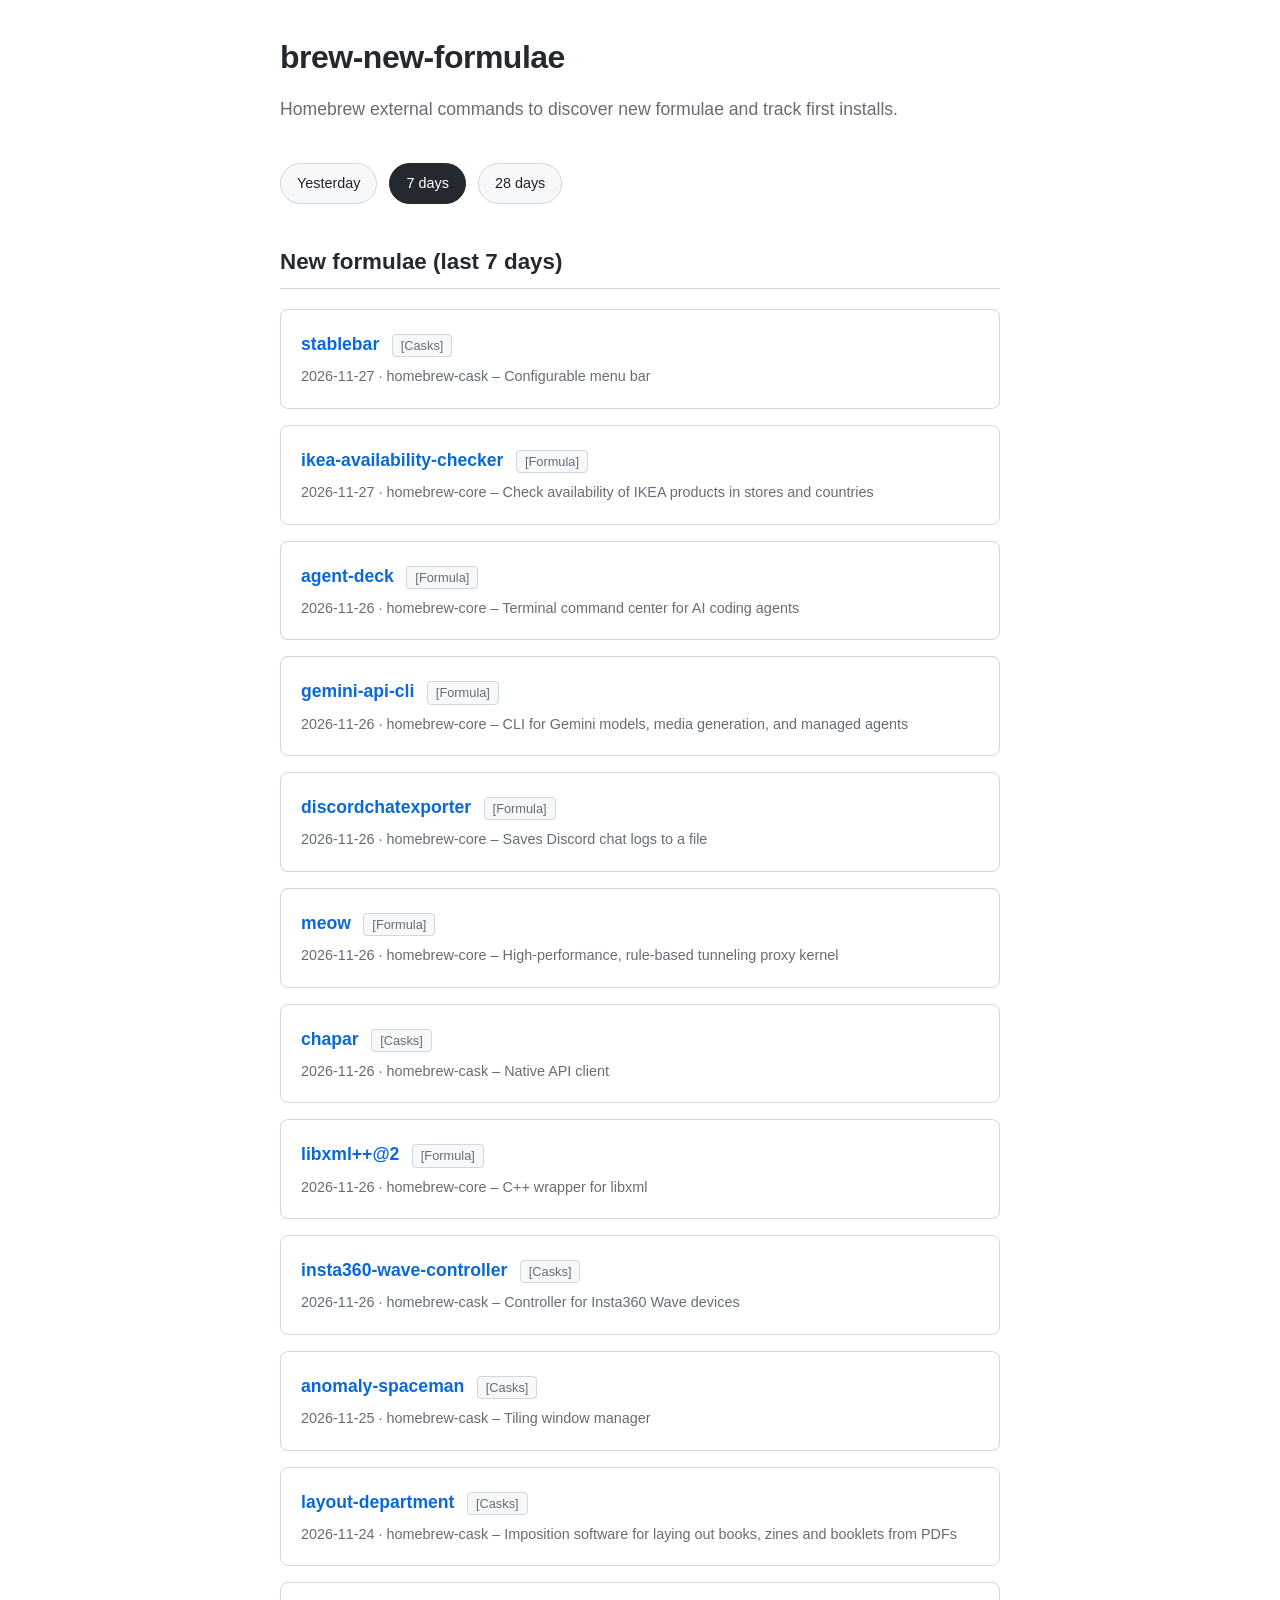
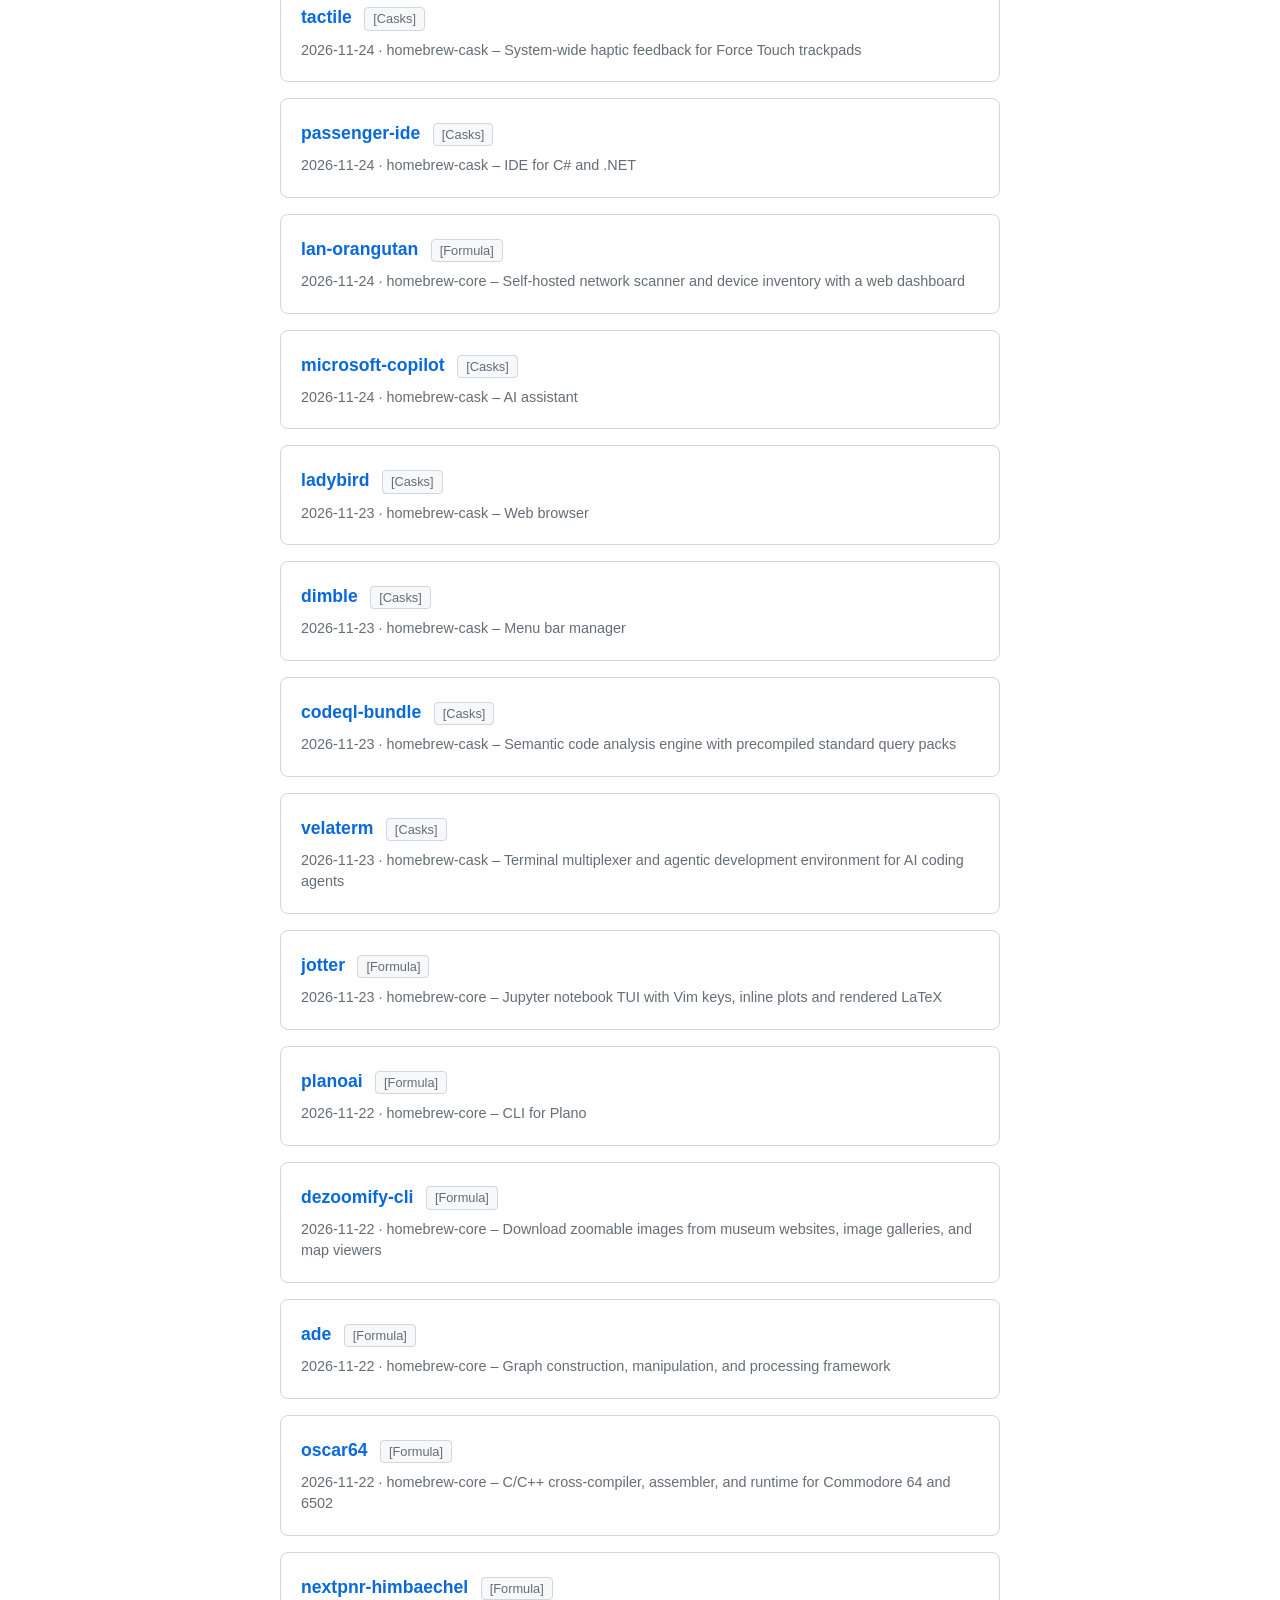
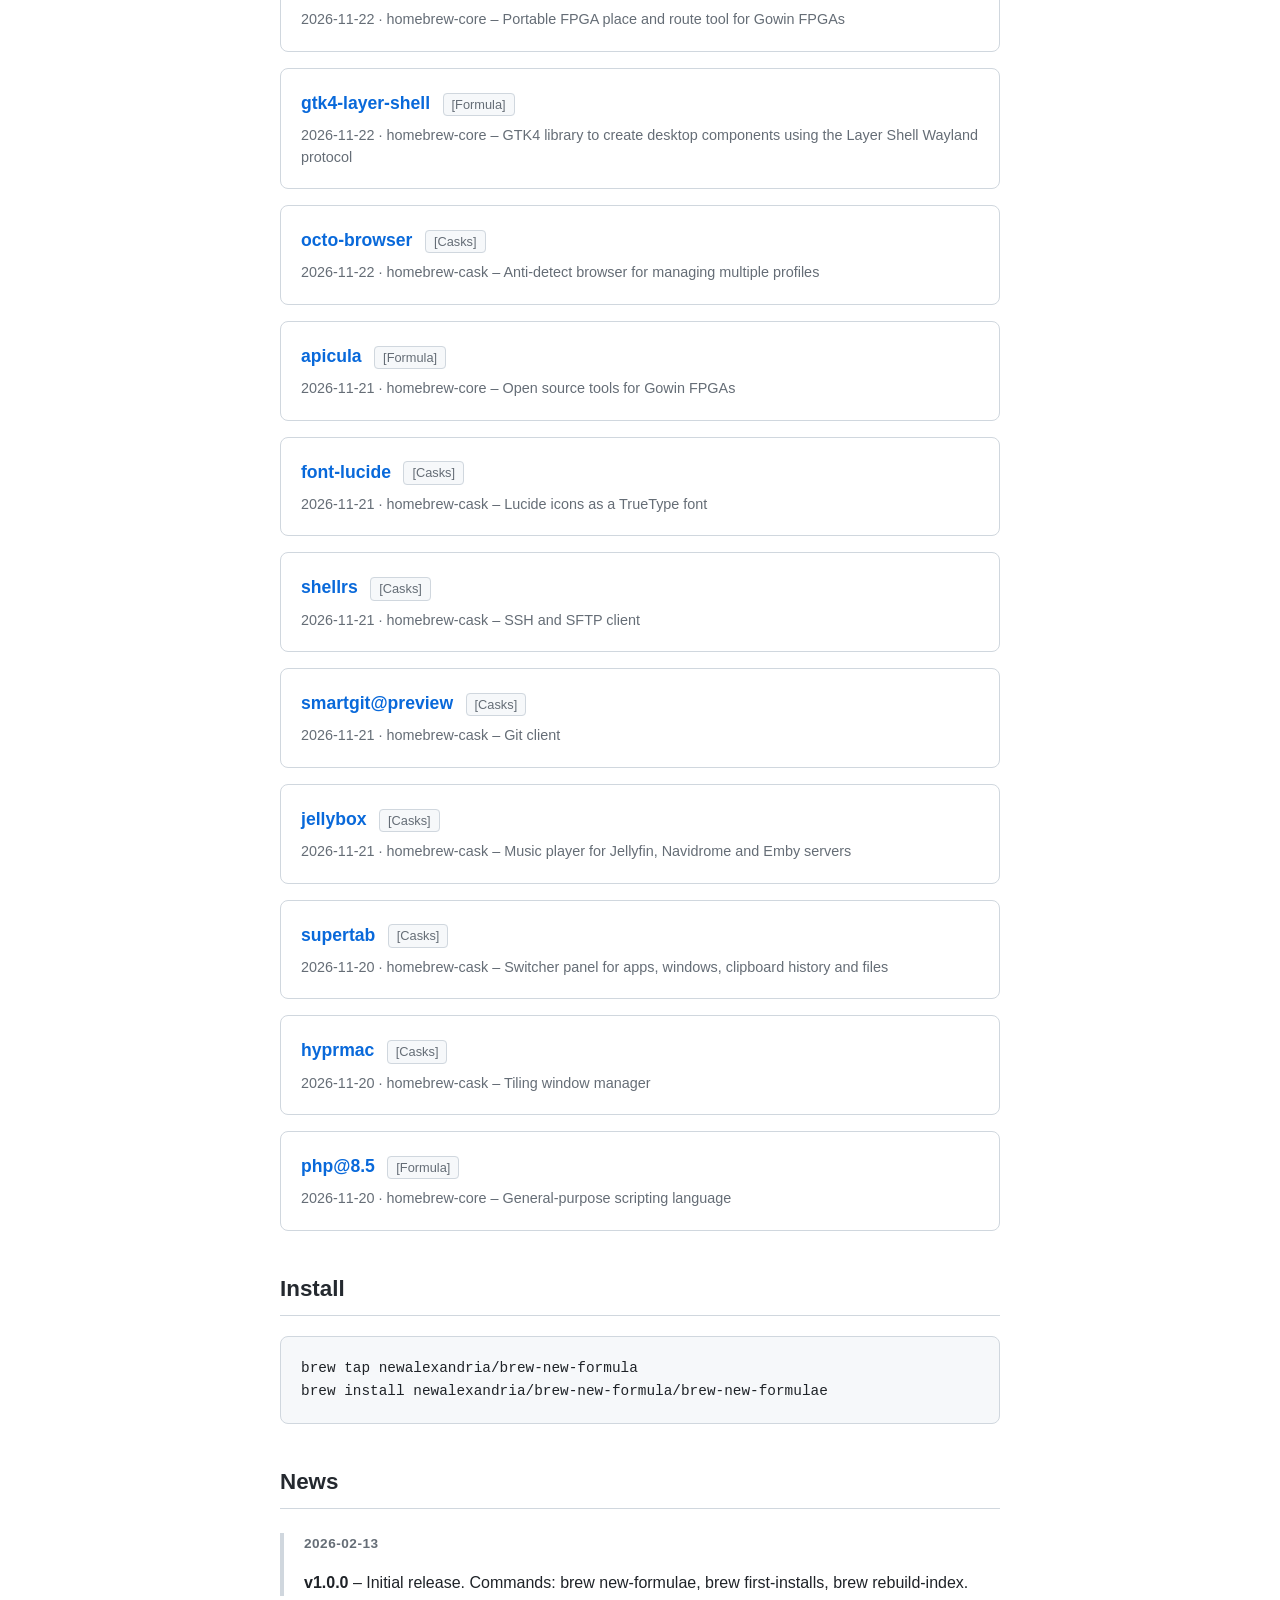
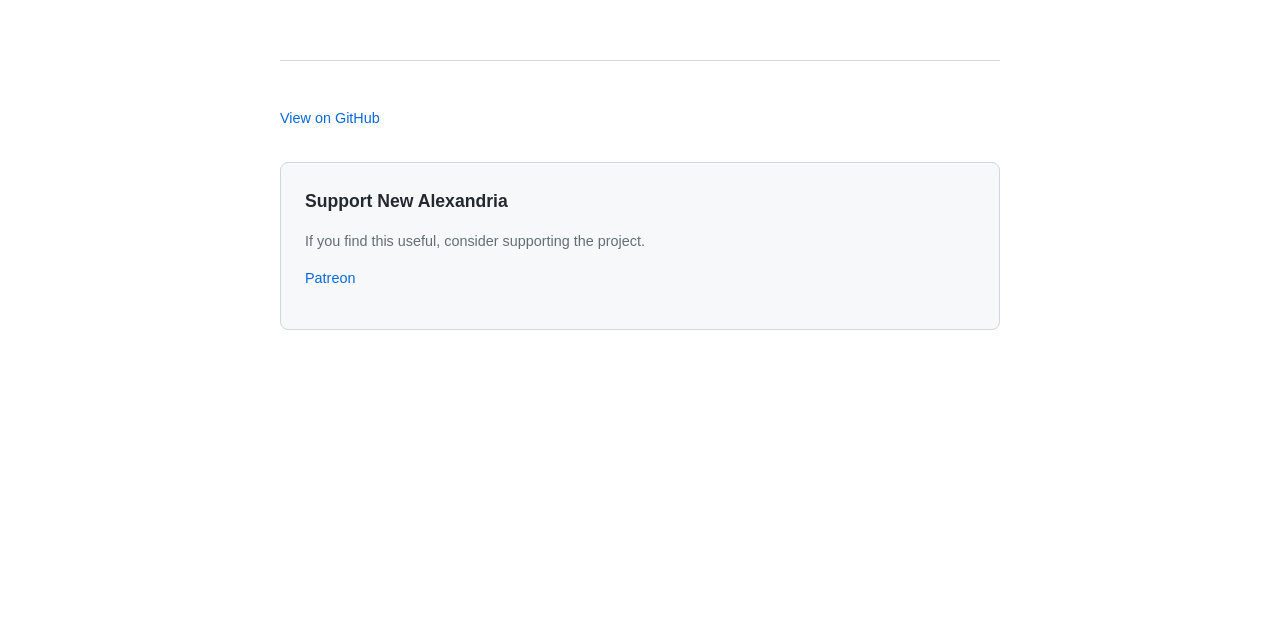
<file: docs/index.html>
<!DOCTYPE html>
<html lang="en">
<head>
  <meta charset="UTF-8">
  <meta name="viewport" content="width=device-width, initial-scale=1.0">
  <title>New formulae (last 7 days) – brew-new-formulae – New Alexandria</title>
  <link rel="alternate" type="application/rss+xml" title="brew-new-formulae News" href="feed.xml">
  <link rel="stylesheet" href="style.css">
</head>
<body>
  <div class="container">
    <header>
      <h1>brew-new-formulae</h1>
      <p class="subtitle">Homebrew external commands to discover new formulae and track first installs.</p>
    </header>

    <nav class="nav" aria-label="New formulae by period">
      <a href="yesterday.html">Yesterday</a>
      <a href="index.html" aria-current="page">7 days</a>
      <a href="28-days.html">28 days</a>
    </nav>

    <h2>New formulae (last 7 days)</h2>
    <div class="formula-list">
      <div class="formula-item"><a href="https://stablebar.app/" class="formula-name" rel="noopener noreferrer">stablebar</a> <a href="https://github.com/Homebrew/homebrew-cask" class="formula-tap" rel="noopener noreferrer">[Casks]</a><div class="formula-meta">2026-11-27 · homebrew-cask – Configurable menu bar</div></div>
<div class="formula-item"><a href="https://github.com/Ephigenia/ikea-availability-checker" class="formula-name" rel="noopener noreferrer">ikea-availability-checker</a> <a href="https://github.com/Homebrew/homebrew-core" class="formula-tap" rel="noopener noreferrer">[Formula]</a><div class="formula-meta">2026-11-27 · homebrew-core – Check availability of IKEA products in stores and countries</div></div>
<div class="formula-item"><a href="https://github.com/asheshgoplani/agent-deck" class="formula-name" rel="noopener noreferrer">agent-deck</a> <a href="https://github.com/Homebrew/homebrew-core" class="formula-tap" rel="noopener noreferrer">[Formula]</a><div class="formula-meta">2026-11-26 · homebrew-core – Terminal command center for AI coding agents</div></div>
<div class="formula-item"><a href="https://github.com/google-gemini/gemini-api-cli" class="formula-name" rel="noopener noreferrer">gemini-api-cli</a> <a href="https://github.com/Homebrew/homebrew-core" class="formula-tap" rel="noopener noreferrer">[Formula]</a><div class="formula-meta">2026-11-26 · homebrew-core – CLI for Gemini models, media generation, and managed agents</div></div>
<div class="formula-item"><a href="https://github.com/Tyrrrz/DiscordChatExporter" class="formula-name" rel="noopener noreferrer">discordchatexporter</a> <a href="https://github.com/Homebrew/homebrew-core" class="formula-tap" rel="noopener noreferrer">[Formula]</a><div class="formula-meta">2026-11-26 · homebrew-core – Saves Discord chat logs to a file</div></div>
<div class="formula-item"><a href="https://meow-rs.github.io/meow-rs/" class="formula-name" rel="noopener noreferrer">meow</a> <a href="https://github.com/Homebrew/homebrew-core" class="formula-tap" rel="noopener noreferrer">[Formula]</a><div class="formula-meta">2026-11-26 · homebrew-core – High-performance, rule-based tunneling proxy kernel</div></div>
<div class="formula-item"><a href="https://chapar.rest/" class="formula-name" rel="noopener noreferrer">chapar</a> <a href="https://github.com/Homebrew/homebrew-cask" class="formula-tap" rel="noopener noreferrer">[Casks]</a><div class="formula-meta">2026-11-26 · homebrew-cask – Native API client</div></div>
<div class="formula-item"><a href="https://libxmlplusplus.github.io/libxmlplusplus/" class="formula-name" rel="noopener noreferrer">libxml++@2</a> <a href="https://github.com/Homebrew/homebrew-core" class="formula-tap" rel="noopener noreferrer">[Formula]</a><div class="formula-meta">2026-11-26 · homebrew-core – C++ wrapper for libxml</div></div>
<div class="formula-item"><a href="https://www.insta360.com/download/insta360-wave" class="formula-name" rel="noopener noreferrer">insta360-wave-controller</a> <a href="https://github.com/Homebrew/homebrew-cask" class="formula-tap" rel="noopener noreferrer">[Casks]</a><div class="formula-meta">2026-11-26 · homebrew-cask – Controller for Insta360 Wave devices</div></div>
<div class="formula-item"><a href="https://anoma.ly/spaceman/" class="formula-name" rel="noopener noreferrer">anomaly-spaceman</a> <a href="https://github.com/Homebrew/homebrew-cask" class="formula-tap" rel="noopener noreferrer">[Casks]</a><div class="formula-meta">2026-11-25 · homebrew-cask – Tiling window manager</div></div>
<div class="formula-item"><a href="https://layoutdepartment.com/" class="formula-name" rel="noopener noreferrer">layout-department</a> <a href="https://github.com/Homebrew/homebrew-cask" class="formula-tap" rel="noopener noreferrer">[Casks]</a><div class="formula-meta">2026-11-24 · homebrew-cask – Imposition software for laying out books, zines and booklets from PDFs</div></div>
<div class="formula-item"><a href="https://tactile.masn.studio/" class="formula-name" rel="noopener noreferrer">tactile</a> <a href="https://github.com/Homebrew/homebrew-cask" class="formula-tap" rel="noopener noreferrer">[Casks]</a><div class="formula-meta">2026-11-24 · homebrew-cask – System-wide haptic feedback for Force Touch trackpads</div></div>
<div class="formula-item"><a href="https://passenger-ide.net/" class="formula-name" rel="noopener noreferrer">passenger-ide</a> <a href="https://github.com/Homebrew/homebrew-cask" class="formula-tap" rel="noopener noreferrer">[Casks]</a><div class="formula-meta">2026-11-24 · homebrew-cask – IDE for C# and .NET</div></div>
<div class="formula-item"><a href="https://github.com/291-Group/LAN-Orangutan" class="formula-name" rel="noopener noreferrer">lan-orangutan</a> <a href="https://github.com/Homebrew/homebrew-core" class="formula-tap" rel="noopener noreferrer">[Formula]</a><div class="formula-meta">2026-11-24 · homebrew-core – Self-hosted network scanner and device inventory with a web dashboard</div></div>
<div class="formula-item"><a href="https://www.microsoft.com/en-us/copilot/download-copilot-app" class="formula-name" rel="noopener noreferrer">microsoft-copilot</a> <a href="https://github.com/Homebrew/homebrew-cask" class="formula-tap" rel="noopener noreferrer">[Casks]</a><div class="formula-meta">2026-11-24 · homebrew-cask – AI assistant</div></div>
<div class="formula-item"><a href="https://ladybird.org/" class="formula-name" rel="noopener noreferrer">ladybird</a> <a href="https://github.com/Homebrew/homebrew-cask" class="formula-tap" rel="noopener noreferrer">[Casks]</a><div class="formula-meta">2026-11-23 · homebrew-cask – Web browser</div></div>
<div class="formula-item"><a href="https://dimble.fif7y.com/" class="formula-name" rel="noopener noreferrer">dimble</a> <a href="https://github.com/Homebrew/homebrew-cask" class="formula-tap" rel="noopener noreferrer">[Casks]</a><div class="formula-meta">2026-11-23 · homebrew-cask – Menu bar manager</div></div>
<div class="formula-item"><a href="https://codeql.github.com/" class="formula-name" rel="noopener noreferrer">codeql-bundle</a> <a href="https://github.com/Homebrew/homebrew-cask" class="formula-tap" rel="noopener noreferrer">[Casks]</a><div class="formula-meta">2026-11-23 · homebrew-cask – Semantic code analysis engine with precompiled standard query packs</div></div>
<div class="formula-item"><a href="https://velaterm.com/" class="formula-name" rel="noopener noreferrer">velaterm</a> <a href="https://github.com/Homebrew/homebrew-cask" class="formula-tap" rel="noopener noreferrer">[Casks]</a><div class="formula-meta">2026-11-23 · homebrew-cask – Terminal multiplexer and agentic development environment for AI coding agents</div></div>
<div class="formula-item"><a href="https://samox73.github.io/jotter/" class="formula-name" rel="noopener noreferrer">jotter</a> <a href="https://github.com/Homebrew/homebrew-core" class="formula-tap" rel="noopener noreferrer">[Formula]</a><div class="formula-meta">2026-11-23 · homebrew-core – Jupyter notebook TUI with Vim keys, inline plots and rendered LaTeX</div></div>
<div class="formula-item"><a href="https://github.com/katanemo/plano" class="formula-name" rel="noopener noreferrer">planoai</a> <a href="https://github.com/Homebrew/homebrew-core" class="formula-tap" rel="noopener noreferrer">[Formula]</a><div class="formula-meta">2026-11-22 · homebrew-core – CLI for Plano</div></div>
<div class="formula-item"><a href="https://dezoomify.ophir.dev" class="formula-name" rel="noopener noreferrer">dezoomify-cli</a> <a href="https://github.com/Homebrew/homebrew-core" class="formula-tap" rel="noopener noreferrer">[Formula]</a><div class="formula-meta">2026-11-22 · homebrew-core – Download zoomable images from museum websites, image galleries, and map viewers</div></div>
<div class="formula-item"><a href="https://github.com/opencv/ade" class="formula-name" rel="noopener noreferrer">ade</a> <a href="https://github.com/Homebrew/homebrew-core" class="formula-tap" rel="noopener noreferrer">[Formula]</a><div class="formula-meta">2026-11-22 · homebrew-core – Graph construction, manipulation, and processing framework</div></div>
<div class="formula-item"><a href="https://github.com/drmortalwombat/oscar64" class="formula-name" rel="noopener noreferrer">oscar64</a> <a href="https://github.com/Homebrew/homebrew-core" class="formula-tap" rel="noopener noreferrer">[Formula]</a><div class="formula-meta">2026-11-22 · homebrew-core – C/C++ cross-compiler, assembler, and runtime for Commodore 64 and 6502</div></div>
<div class="formula-item"><a href="https://github.com/YosysHQ/nextpnr" class="formula-name" rel="noopener noreferrer">nextpnr-himbaechel</a> <a href="https://github.com/Homebrew/homebrew-core" class="formula-tap" rel="noopener noreferrer">[Formula]</a><div class="formula-meta">2026-11-22 · homebrew-core – Portable FPGA place and route tool for Gowin FPGAs</div></div>
<div class="formula-item"><a href="https://github.com/wmww/gtk4-layer-shell" class="formula-name" rel="noopener noreferrer">gtk4-layer-shell</a> <a href="https://github.com/Homebrew/homebrew-core" class="formula-tap" rel="noopener noreferrer">[Formula]</a><div class="formula-meta">2026-11-22 · homebrew-core – GTK4 library to create desktop components using the Layer Shell Wayland protocol</div></div>
<div class="formula-item"><a href="https://octobrowser.net/" class="formula-name" rel="noopener noreferrer">octo-browser</a> <a href="https://github.com/Homebrew/homebrew-cask" class="formula-tap" rel="noopener noreferrer">[Casks]</a><div class="formula-meta">2026-11-22 · homebrew-cask – Anti-detect browser for managing multiple profiles</div></div>
<div class="formula-item"><a href="https://github.com/YosysHQ/apicula" class="formula-name" rel="noopener noreferrer">apicula</a> <a href="https://github.com/Homebrew/homebrew-core" class="formula-tap" rel="noopener noreferrer">[Formula]</a><div class="formula-meta">2026-11-21 · homebrew-core – Open source tools for Gowin FPGAs</div></div>
<div class="formula-item"><a href="https://lucide.dev/" class="formula-name" rel="noopener noreferrer">font-lucide</a> <a href="https://github.com/Homebrew/homebrew-cask" class="formula-tap" rel="noopener noreferrer">[Casks]</a><div class="formula-meta">2026-11-21 · homebrew-cask – Lucide icons as a TrueType font</div></div>
<div class="formula-item"><a href="https://shellrs.com/" class="formula-name" rel="noopener noreferrer">shellrs</a> <a href="https://github.com/Homebrew/homebrew-cask" class="formula-tap" rel="noopener noreferrer">[Casks]</a><div class="formula-meta">2026-11-21 · homebrew-cask – SSH and SFTP client</div></div>
<div class="formula-item"><a href="https://www.smartgit.dev/" class="formula-name" rel="noopener noreferrer">smartgit@preview</a> <a href="https://github.com/Homebrew/homebrew-cask" class="formula-tap" rel="noopener noreferrer">[Casks]</a><div class="formula-meta">2026-11-21 · homebrew-cask – Git client</div></div>
<div class="formula-item"><a href="https://jellybox.app/" class="formula-name" rel="noopener noreferrer">jellybox</a> <a href="https://github.com/Homebrew/homebrew-cask" class="formula-tap" rel="noopener noreferrer">[Casks]</a><div class="formula-meta">2026-11-21 · homebrew-cask – Music player for Jellyfin, Navidrome and Emby servers</div></div>
<div class="formula-item"><a href="https://noteifyapp.com/supertab/" class="formula-name" rel="noopener noreferrer">supertab</a> <a href="https://github.com/Homebrew/homebrew-cask" class="formula-tap" rel="noopener noreferrer">[Casks]</a><div class="formula-meta">2026-11-20 · homebrew-cask – Switcher panel for apps, windows, clipboard history and files</div></div>
<div class="formula-item"><a href="https://hyprmac.app/" class="formula-name" rel="noopener noreferrer">hyprmac</a> <a href="https://github.com/Homebrew/homebrew-cask" class="formula-tap" rel="noopener noreferrer">[Casks]</a><div class="formula-meta">2026-11-20 · homebrew-cask – Tiling window manager</div></div>
<div class="formula-item"><a href="https://www.php.net/" class="formula-name" rel="noopener noreferrer">php@8.5</a> <a href="https://github.com/Homebrew/homebrew-core" class="formula-tap" rel="noopener noreferrer">[Formula]</a><div class="formula-meta">2026-11-20 · homebrew-core – General-purpose scripting language</div></div>
    </div>

    <h2>Install</h2>
    <pre><code>brew tap newalexandria/brew-new-formula
brew install newalexandria/brew-new-formula/brew-new-formulae</code></pre>

    <h2>News</h2>
    <div class="news-item">
      <span class="news-date">2026-02-13</span>
      <p><strong>v1.0.0</strong> – Initial release. Commands: <code>brew new-formulae</code>, <code>brew first-installs</code>, <code>brew rebuild-index</code>.</p>
    </div>

    <div class="footer">
      <p><a href="https://github.com/NewAlexandria/homebrew-brew-new-formula">View on GitHub</a></p>

      <div class="donate">
        <h3>Support New Alexandria</h3>
        <p>If you find this useful, consider supporting the project.</p>
        <p><a href="https://patreon.com/NewAlexandria">Patreon</a></p>
      </div>

      <div class="sponsor-card">
        <iframe src="https://github.com/sponsors/NewAlexandria/card" title="Sponsor NewAlexandria" height="225" width="600" style="border: 0; max-width: 100%;"></iframe>
      </div>
    </div>
  </div>
</body>
</html>
</file>
<file: docs/style.css>
:root {
  --bg-color: #ffffff;
  --text-color: #1f2328;
  --link-color: #0969da;
  --border-color: #d0d7de;
  --card-bg: #ffffff;
  --card-hover-bg: #f6f8fa;
  --meta-color: #656d76;
  --nav-bg: #f6f8fa;
  --nav-border: #d0d7de;
  --accent-color: #24292f;
}

@media (prefers-color-scheme: dark) {
  :root {
    --bg-color: #0d1117;
    --text-color: #c9d1d9;
    --link-color: #58a6ff;
    --border-color: #30363d;
    --card-bg: #161b22;
    --card-hover-bg: #21262d;
    --meta-color: #8b949e;
    --nav-bg: #161b22;
    --nav-border: #30363d;
    --accent-color: #f0f6fc;
  }
}

body {
  font-family: -apple-system, BlinkMacSystemFont, "Segoe UI", Helvetica, Arial, sans-serif, "Apple Color Emoji", "Segoe UI Emoji";
  background-color: var(--bg-color);
  color: var(--text-color);
  line-height: 1.6;
  margin: 0;
  padding: 0;
}

.container {
  max-width: 720px;
  margin: 0 auto;
  padding: 2rem 1.5rem;
}

header {
  margin-bottom: 2.5rem;
}

h1 {
  font-size: 2rem;
  font-weight: 600;
  margin: 0 0 0.75rem 0;
  color: var(--accent-color);
  letter-spacing: -0.5px;
}

.subtitle {
  font-size: 1.1rem;
  color: var(--meta-color);
  margin: 0;
}

h2 {
  font-size: 1.4rem;
  font-weight: 600;
  margin-top: 2.5rem;
  margin-bottom: 1.25rem;
  color: var(--accent-color);
  border-bottom: 1px solid var(--border-color);
  padding-bottom: 0.5rem;
}

a {
  color: var(--link-color);
  text-decoration: none;
}

a:hover {
  text-decoration: underline;
}

.nav {
  display: flex;
  gap: 0.75rem;
  margin: 2rem 0;
}

.nav a {
  padding: 0.5rem 1rem;
  border-radius: 2rem;
  background-color: var(--nav-bg);
  border: 1px solid var(--nav-border);
  color: var(--text-color);
  font-size: 0.9rem;
  font-weight: 500;
  transition: all 0.2s ease;
}

.nav a:hover {
  background-color: var(--card-hover-bg);
  border-color: var(--meta-color);
  text-decoration: none;
}

.nav a[aria-current="page"] {
  background-color: var(--accent-color);
  color: var(--bg-color);
  border-color: var(--accent-color);
}

.formula-item {
  background-color: var(--card-bg);
  border: 1px solid var(--border-color);
  border-radius: 8px;
  padding: 1.25rem;
  margin-bottom: 1rem;
  transition: box-shadow 0.2s, border-color 0.2s;
}

.formula-item:hover {
  border-color: var(--meta-color);
  box-shadow: 0 4px 12px rgba(0,0,0,0.05);
}

.formula-name {
  font-weight: 600;
  font-size: 1.1rem;
  color: var(--link-color);
}

.formula-tap {
  font-size: 0.8rem;
  color: var(--meta-color);
  margin-left: 0.5rem;
  background: var(--nav-bg);
  padding: 0.2rem 0.5rem;
  border-radius: 4px;
  border: 1px solid var(--border-color);
}

.formula-tap:hover {
  text-decoration: none;
  border-color: var(--meta-color);
}

.formula-meta {
  font-size: 0.9rem;
  color: var(--meta-color);
  margin-top: 0.5rem;
  line-height: 1.5;
}

pre {
  background-color: var(--nav-bg);
  border: 1px solid var(--border-color);
  padding: 1.25rem;
  border-radius: 8px;
  overflow-x: auto;
  font-family: ui-monospace, SFMono-Regular, SF Mono, Menlo, Consolas, Liberation Mono, monospace;
  font-size: 0.9rem;
  margin: 0;
}

code {
  font-family: inherit;
}

.news-item {
  border-left: 4px solid var(--border-color);
  padding-left: 1.25rem;
  margin: 1.5rem 0;
}

.news-date {
  font-weight: 600;
  color: var(--meta-color);
  font-size: 0.85rem;
  display: block;
  margin-bottom: 0.25rem;
  text-transform: uppercase;
  letter-spacing: 0.5px;
}

.footer {
  margin-top: 4rem;
  padding-top: 2rem;
  border-top: 1px solid var(--border-color);
  color: var(--meta-color);
  font-size: 0.9rem;
}

.donate {
  background-color: var(--card-hover-bg);
  padding: 1.5rem;
  border-radius: 8px;
  margin-top: 2rem;
  border: 1px solid var(--border-color);
}

.donate h3 {
  margin-top: 0;
  font-size: 1.1rem;
  margin-bottom: 0.5rem;
  color: var(--accent-color);
}

.sponsor-card {
  margin-top: 2rem;
  border-radius: 8px;
  overflow: hidden;
}
</file>
